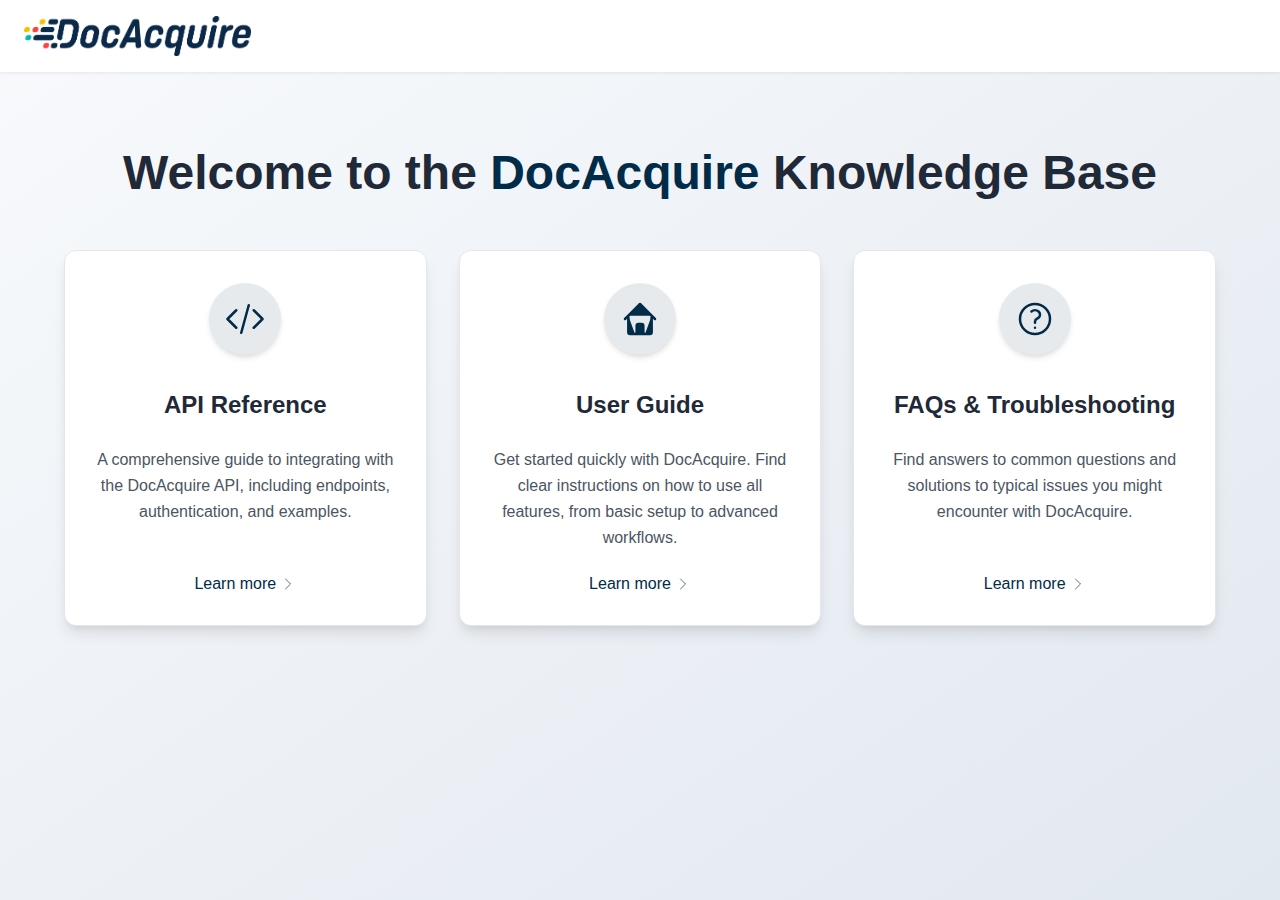
<file: test-index-with-header.html>
<!DOCTYPE html>
<html lang="en">
<head>
    <meta charset="UTF-8">
    <meta name="viewport" content="width=device-width, initial-scale=1.0">
    <title>DocAcquire Knowledge Base</title>
    <style>
        /* Base styles */
        body {
            font-family: 'Inter', sans-serif;
            margin: 0;
            padding: 0;
            background: linear-gradient(to bottom right, #f8fafc, #e2e8f0); /* Subtle gradient background */
            min-height: 100vh;
            display: flex;
            flex-direction: column;
            color: #1f2937; /* Default text color */
            -webkit-font-smoothing: antialiased;
            -moz-osx-font-smoothing: grayscale;
        }

        /* Header styles */
        .header {
            background-color: #ffffff;
            box-shadow: 0 1px 3px rgba(0, 0, 0, 0.08); /* Subtle shadow */
            padding: 1rem 1.5rem;
            display: flex;
            justify-content: center;
            align-items: center;
        }

        .header-content {
            max-width: 1280px;
            width: 100%;
            display: flex;
            justify-content: space-between;
            align-items: center;
        }

        .header-logo-link {
            display: flex;
            align-items: center;
            text-decoration: none;
            color: inherit;
            gap: 0.75rem; /* space-x-3 equivalent */
        }

        .header-logo-img {
            height: 2.5rem; /* h-10 equivalent */
            width: auto;
        }

        .header-logo-text {
            font-size: 1.5rem; /* text-2xl equivalent */
            font-weight: 800; /* font-extrabold equivalent */
            color: #1f2937; /* gray-800 equivalent */
            letter-spacing: -0.025em; /* tracking-tight equivalent */
            display: none; /* hidden by default */
        }

        @media (min-width: 640px) { /* sm breakpoint */
            .header-logo-text {
                display: block; /* sm:block equivalent */
            }
        }

        /* Container for main content */
        .container {
            max-width: 1280px;
            margin: 0 auto;
            padding: 2.5rem 1rem;
            flex-grow: 1; /* flex-grow equivalent */
            display: flex;
            flex-direction: column;
            align-items: center;
        }

        /* Main title styles */
        .main-title {
            font-size: 3rem; /* text-5xl equivalent */
            font-weight: 800; /* font-extrabold equivalent */
            color: #1f2937; /* gray-900 equivalent */
            text-align: center;
            margin-bottom: 3rem; /* mb-12 equivalent */
            line-height: 1.2; /* leading-tight equivalent */
        }

        .main-title-highlight {
            color: #002b49; /* blue-700 equivalent */
        }

        /* Card grid styles */
        .card-grid {
            display: grid;
            grid-template-columns: 1fr;
            gap: 2rem; /* gap-8 equivalent */
            width: 100%;
            max-width: 72rem; /* max-w-6xl equivalent */
        }

        @media (min-width: 768px) { /* md breakpoint */
            .card-grid {
                grid-template-columns: repeat(2, 1fr);
            }
        }

        @media (min-width: 1024px) { /* lg breakpoint */
            .card-grid {
                grid-template-columns: repeat(3, 1fr);
            }
        }

        /* Individual card styles */
        .card {
            background-color: #ffffff;
            border-radius: 0.75rem; /* rounded-xl equivalent */
            padding: 2rem; /* p-8 equivalent */
            box-shadow: 0 10px 15px -3px rgba(0, 0, 0, 0.1), 0 4px 6px -2px rgba(0, 0, 0, 0.05); /* shadow-lg equivalent */
            transition: transform 0.3s ease-in-out, box-shadow 0.3s ease-in-out; /* transition-all duration-300 equivalent */
            display: flex;
            flex-direction: column;
            align-items: center;
            text-align: center;
            border: 1px solid #e5e7eb; /* border border-gray-200 equivalent */
            text-decoration: none;
        }

        .card:hover {
            box-shadow: 0 20px 25px -5px rgba(0, 0, 0, 0.1), 0 8px 10px -6px rgba(0, 0, 0, 0.05); /* hover:shadow-xl equivalent */
            transform: translateY(-0.5rem); /* hover:-translate-y-2 equivalent */
        }

        /* Icon circle styles */
        .icon-circle {
            background-color: #e6eaed;
            color: #002b49;
            border-radius: 9999px; /* rounded-full equivalent */
            padding: 1rem;
            display: inline-flex;
            align-items: center;
            justify-content: center;
            margin-bottom: 1rem;
            box-shadow: 0 4px 6px -1px rgba(0, 0, 0, 0.1), 0 2px 4px -1px rgba(0, 0, 0, 0.06);
        }

        .icon-circle svg {
            width: 2.5rem;
            height: 2.5rem;
            stroke-width: 1.5;
        }

        /* Card title styles */
        .card-title {
            font-size: 1.5rem; /* text-2xl equivalent */
            font-weight: 600; /* font-semibold equivalent */
            color: #1f2937; /* gray-800 equivalent */
            margin-bottom: 0.75rem; /* mb-3 equivalent */
        }

        /* Card description styles */
        .card-description {
            color: #4b5563; /* gray-600 equivalent */
            font-size: 1rem; /* text-base equivalent */
            line-height: 1.625; /* leading-relaxed equivalent */
            margin-bottom: 1.5rem; /* mb-6 equivalent */
            flex-grow: 1; /* flex-grow equivalent */
        }

        /* Card link styles */
        .card-link {
            color: #002b49; /* blue-600 equivalent */
            font-weight: 500; /* font-medium equivalent */
            text-decoration: none;
            display: flex;
            align-items: center;
            gap: 0.25rem; /* gap-1 equivalent */
            transition: color 0.2s ease-in-out, text-decoration 0.2s ease-in-out;
        }

        .card-link svg {
            width: 1rem; /* w-4 equivalent */
            height: 1rem; /* h-4 equivalent */
        }

        .card-link:hover {
            color: #ff7c74; /* DocAcquire brand accent color */
            text-decoration: underline;
        }

        /* Footer styles */
        .footer {
            background-color: #1f2937; /* gray-800 equivalent */
            color: #ffffff;
            padding: 1.5rem 0; /* py-6 equivalent */
            margin-top: 2.5rem; /* mt-10 equivalent */
        }

        .footer-content {
            max-width: 1280px;
            margin: 0 auto;
            padding: 0 1rem; /* px-4 equivalent */
            text-align: center;
            color: #9ca3af; /* gray-400 equivalent */
        }
    </style>
</head>
<body>
    <!-- Header/Navigation Bar -->
    <header class="header">
        <div class="header-content">
            <a href="#" class="header-logo-link">
                <img src="assets/DocAcquire_master.png" alt="DocAcquire Logo" class="header-logo-img">
                <!-- <span class="header-logo-text">DocAcquire</span> -->
            </a>
            <!-- You can add navigation links here if needed -->
        </div>
    </header>

    <div class="container">
        <h1 class="main-title">
            Welcome to the <span class="main-title-highlight">DocAcquire</span> Knowledge Base
        </h1>

        <div class="card-grid">
            <!-- Card 1: DocAcquire API Guide -->
            <a href="api-reference.html" class="card">
                <div class="icon-circle">
                    <!-- Icon for API Guide -->
                    <svg xmlns="http://www.w3.org/2000/svg" fill="none" viewBox="0 0 24 24" stroke="currentColor">
                        <path stroke-linecap="round" stroke-linejoin="round" d="M17.25 6.75L22.5 12l-5.25 5.25m-10.5 0L1.5 12l5.25-5.25m7.5-3l-4.5 16.5" />
                    </svg>
                </div>
                <h2 class="card-title">API Reference</h2>
                <p class="card-description">A comprehensive guide to integrating with the DocAcquire API, including endpoints, authentication, and examples.</p>
                <span class="card-link">
                    Learn more
                    <svg xmlns="http://www.w3.org/2000/svg" fill="none" viewBox="0 0 24 24" stroke="currentColor">
                        <path stroke-linecap="round" stroke-linejoin="round" d="M8.25 4.5l7.5 7.5-7.5 7.5" />
                    </svg>
                </span>
            </a>

            <!-- Card 2: DocAcquire User Guide -->       
            <a href="user-guide.html" class="card">
                <div class="icon-circle">
                    <svg xmlns="http://www.w3.org/2000/svg" fill="currentColor" viewBox="0 0 24 24" stroke="currentColor">
                        <path stroke-linecap="round" stroke-linejoin="round" d="M3 12l2-2m0 0l7-7 7 7M5 10v10a1 1 0 001 1h3m10-11l2 2m-2-2v10a1 1 0 01-1 1h-3m-6 0a1 1 0 001-1v-4a1 1 0 011-1h2a1 1 0 011 1v4a1 1 0 001 1m-6 0h6"/>
                    </svg>
                </div>
                <h2 class="card-title">User Guide</h2>
                <p class="card-description">Get started quickly with DocAcquire. Find clear instructions on how to use all features, from basic setup to advanced workflows.</p>
                <span class="card-link">
                    Learn more
                    <svg xmlns="http://www.w3.org/2000/svg" fill="none" viewBox="0 0 24 24" stroke="currentColor">
                        <path stroke-linecap="round" stroke-linejoin="round" d="M8.25 4.5l7.5 7.5-7.5 7.5" />
                    </svg>
                </span>
            </a>

            <!-- Card 3: FAQs & Troubleshooting -->
            <a href="faqs.html" class="card">
                <div class="icon-circle">
                    <svg xmlns="http://www.w3.org/2000/svg" fill="none" viewBox="0 0 24 24" stroke="currentColor">
                        <path stroke-linecap="round" stroke-linejoin="round" d="M9.879 7.519c1.171-1.025 3.071-1.025 4.242 0 1.172 1.025 1.172 2.687 0 3.712-.203.179-.43.326-.67.442-.745.361-1.45.999-1.45 1.827v.75M21 12a9 9 0 11-18 0 9 9 0 0118 0zm-9 5.25h.008v.008H12v-.008z" />
                    </svg>
                </div>
                <h2 class="card-title">FAQs & Troubleshooting</h2>
                <p class="card-description">Find answers to common questions and solutions to typical issues you might encounter with DocAcquire.</p>
                <span class="card-link">
                    Learn more
                    <svg xmlns="http://www.w3.org/2000/svg" fill="none" viewBox="0 0 24 24" stroke="currentColor">
                        <path stroke-linecap="round" stroke-linejoin="round" d="M8.25 4.5l7.5 7.5-7.5 7.5" />
                    </svg>
                </span>
            </a>
        </div>
    </div>

    <!-- Footer -->
    <!-- <footer class="footer">
        <div class="footer-content">
            &copy; 2025 DocAcquire. All rights reserved.
        </div>
    </footer> -->
</body>
</html>
</file>
